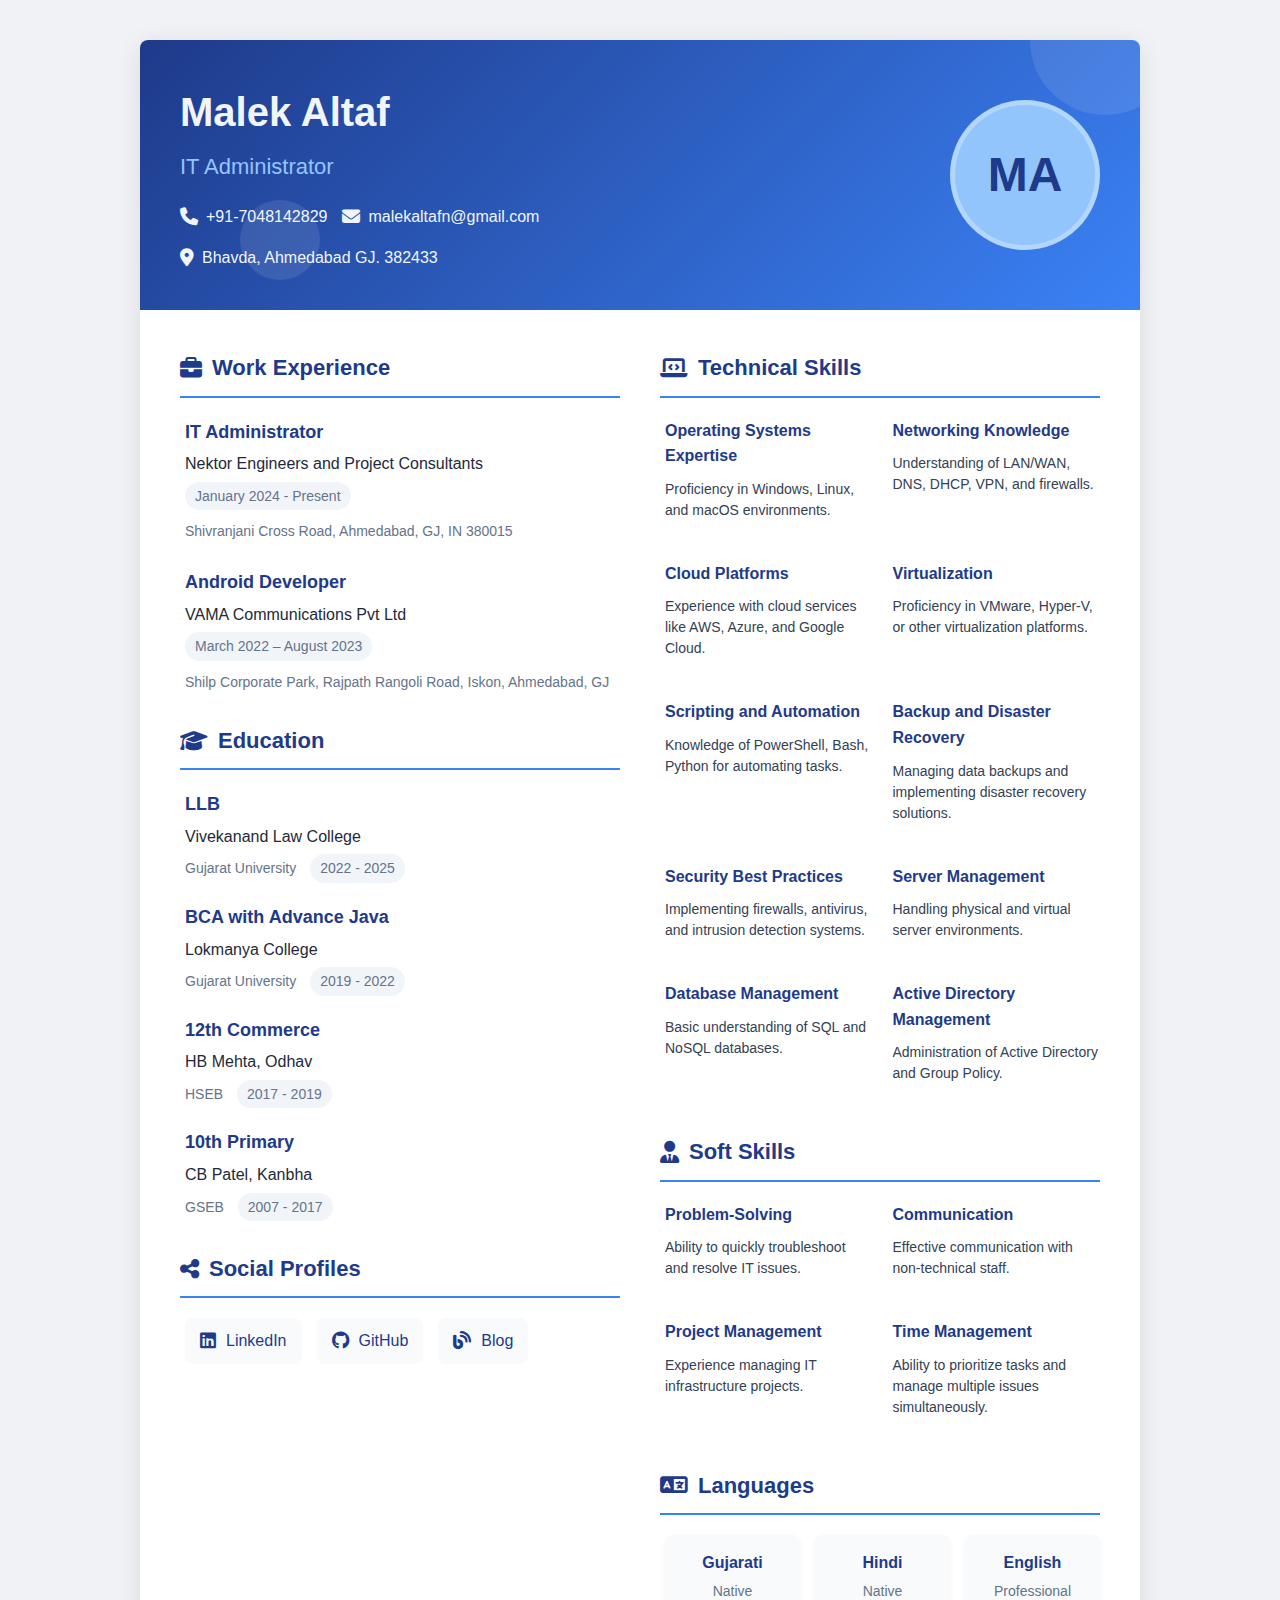
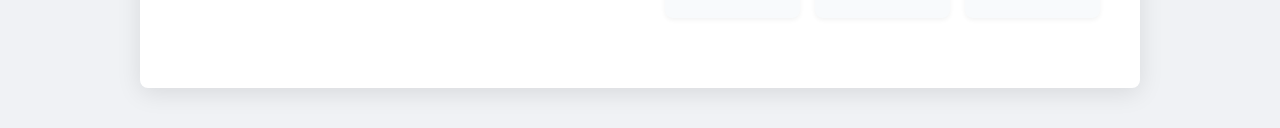
<file: index.html>
<!DOCTYPE html>
<html lang="en">
<head>
    <meta charset="UTF-8">
    <meta name="viewport" content="width=device-width, initial-scale=1.0">
    <title>Altaf Malek - IT Administrator</title>
    <style>
        /* Global Styles */
        :root {
            --primary-color: #1e3a8a;
            --secondary-color: #3b82f6;
            --accent-color: #93c5fd;
            --light-bg: #f8fafc;
            --dark-text: #1e293b;
            --light-text: #f1f5f9;
            --border-radius: 8px;
        }
        
        * {
            margin: 0;
            padding: 0;
            box-sizing: border-box;
            font-family: 'Segoe UI', Tahoma, Geneva, Verdana, sans-serif;
        }
        
        body {
            background-color: #f0f2f5;
            color: var(--dark-text);
            line-height: 1.6;
        }
        
        .container {
            max-width: 1000px;
            margin: 40px auto;
            background: white;
            box-shadow: 0 5px 25px rgba(0, 0, 0, 0.1);
            border-radius: var(--border-radius);
            overflow: hidden;
        }
        
        /* Header Styles */
        header {
            background: linear-gradient(135deg, var(--primary-color), var(--secondary-color));
            color: var(--light-text);
            padding: 40px;
            position: relative;
            overflow: hidden;
        }
        
        .header-content {
            position: relative;
            z-index: 2;
            display: flex;
            align-items: center;
            justify-content: space-between;
        }
        
        .profile-info {
            flex: 2;
        }
        
        .profile-picture {
            flex: 1;
            text-align: right;
            margin-left: 20px;
        }
        
        .profile-picture .avatar {
            width: 150px;
            height: 150px;
            border-radius: 50%;
            background-color: var(--accent-color);
            display: flex;
            align-items: center;
            justify-content: center;
            font-size: 48px;
            font-weight: bold;
            color: var(--primary-color);
            margin-left: auto;
            border: 5px solid rgba(255, 255, 255, 0.3);
        }
        
        .name {
            font-size: 40px;
            font-weight: 700;
            margin-bottom: 5px;
        }
        
        .title {
            font-size: 22px;
            font-weight: 500;
            margin-bottom: 20px;
            color: var(--accent-color);
        }
        
        .contact-info {
            display: flex;
            flex-wrap: wrap;
            gap: 15px;
            margin-top: 20px;
        }
        
        .contact-item {
            display: flex;
            align-items: center;
            gap: 8px;
        }
        
        .contact-item i {
            font-size: 18px;
        }
        
        /* Main Content Styles */
        main {
            padding: 40px;
            display: grid;
            grid-template-columns: 1fr 1fr;
            gap: 40px;
        }
        
        section {
            margin-bottom: 30px;
        }
        
        .section-title {
            font-size: 22px;
            font-weight: 600;
            margin-bottom: 20px;
            padding-bottom: 10px;
            border-bottom: 2px solid var(--secondary-color);
            color: var(--primary-color);
            display: flex;
            align-items: center;
            gap: 10px;
        }
        
        .section-content {
            padding-left: 5px;
        }
        
        /* Experience Styles */
        .experience-item {
            margin-bottom: 25px;
            position: relative;
        }
        
        .experience-title {
            font-size: 18px;
            font-weight: 600;
            margin-bottom: 5px;
            color: var(--primary-color);
        }
        
        .experience-company {
            font-size: 16px;
            margin-bottom: 5px;
        }
        
        .experience-duration {
            font-size: 14px;
            color: #64748b;
            margin-bottom: 10px;
            display: inline-block;
            padding: 3px 10px;
            background-color: #f1f5f9;
            border-radius: 20px;
        }
        
        .experience-location {
            font-size: 14px;
            color: #64748b;
            margin-bottom: 10px;
        }
        
        /* Education Styles */
        .education-item {
            margin-bottom: 20px;
        }
        
        .education-degree {
            font-size: 18px;
            font-weight: 600;
            margin-bottom: 5px;
            color: var(--primary-color);
        }
        
        .education-school {
            font-size: 16px;
            margin-bottom: 5px;
        }
        
        .education-board {
            font-size: 14px;
            color: #64748b;
        }
        
        .education-duration {
            font-size: 14px;
            color: #64748b;
            display: inline-block;
            padding: 3px 10px;
            background-color: #f1f5f9;
            border-radius: 20px;
            margin-left: 10px;
        }
        
        /* Skills Styles */
        .skills-container {
            display: grid;
            grid-template-columns: repeat(2, 1fr);
            gap: 20px;
        }
        
        .skill-category {
            margin-bottom: 20px;
        }
        
        .skill-title {
            font-size: 16px;
            font-weight: 600;
            margin-bottom: 10px;
            color: var(--primary-color);
        }
        
        .skill-description {
            font-size: 14px;
            color: #334155;
            line-height: 1.5;
        }
        
        /* Language Skills */
        .language-skills {
            display: grid;
            grid-template-columns: repeat(3, 1fr);
            gap: 15px;
        }
        
        .language-item {
            text-align: center;
            padding: 15px;
            background-color: var(--light-bg);
            border-radius: var(--border-radius);
            box-shadow: 0 2px 5px rgba(0, 0, 0, 0.05);
        }
        
        .language-name {
            font-weight: 600;
            margin-bottom: 5px;
            color: var(--primary-color);
        }
        
        .language-level {
            font-size: 14px;
            color: #64748b;
        }
        
        /* Social Profiles */
        .social-profiles {
            display: flex;
            flex-wrap: wrap;
            gap: 15px;
        }
        
        .social-item {
            display: flex;
            align-items: center;
            padding: 10px 15px;
            background-color: var(--light-bg);
            border-radius: var(--border-radius);
            transition: all 0.3s ease;
            text-decoration: none;
            color: var(--primary-color);
        }
        
        .social-item:hover {
            background-color: var(--secondary-color);
            color: white;
        }
        
        .social-icon {
            margin-right: 10px;
            font-size: 18px;
        }
        
        /* Media Queries */
        @media (max-width: 768px) {
            .header-content {
                flex-direction: column;
                text-align: center;
            }
            
            .profile-picture {
                margin: 0 auto 20px;
            }
            
            .profile-picture .avatar {
                margin: 0 auto;
            }
            
            main {
                grid-template-columns: 1fr;
                padding: 30px 20px;
            }
            
            .skills-container {
                grid-template-columns: 1fr;
            }
            
            .language-skills {
                grid-template-columns: 1fr;
            }
        }
        
        /* Fancy background elements */
        .bg-shapes {
            position: absolute;
            top: 0;
            left: 0;
            width: 100%;
            height: 100%;
            overflow: hidden;
            z-index: 1;
        }
        
        .shape {
            position: absolute;
            background-color: rgba(255, 255, 255, 0.1);
            border-radius: 50%;
        }
        
        .shape-1 {
            width: 150px;
            height: 150px;
            top: -75px;
            right: -40px;
        }
        
        .shape-2 {
            width: 80px;
            height: 80px;
            bottom: 30px;
            left: 10%;
        }
        
        .shape-3 {
            width: 200px;
            height: 200px;
            bottom: -100px;
            right: 20%;
            opacity: 0.05;
        }
    </style>
    <link rel="stylesheet" href="https://cdnjs.cloudflare.com/ajax/libs/font-awesome/6.4.2/css/all.min.css">
</head>
<body>
    <div class="container">
        <header>
            <div class="bg-shapes">
                <div class="shape shape-1"></div>
                <div class="shape shape-2"></div>
                <div class="shape shape-3"></div>
            </div>
            <div class="header-content">
                <div class="profile-info">
                    <h1 class="name">Malek Altaf</h1>
                    <h2 class="title">IT Administrator</h2>
                    <div class="contact-info">
                        <div class="contact-item">
                            <i class="fas fa-phone"></i>
                            <span>+91-7048142829</span>
                        </div>
                        <div class="contact-item">
                            <i class="fas fa-envelope"></i>
                            <span>malekaltafn@gmail.com</span>
                        </div>
                        <div class="contact-item">
                            <i class="fas fa-map-marker-alt"></i>
                            <span>Bhavda, Ahmedabad GJ. 382433</span>
                        </div>
                    </div>
                </div>
                <div class="profile-picture">
                    <div class="avatar">MA</div>
                </div>
            </div>
        </header>

        <main>
            <div class="left-column">
                <section class="experience">
                    <h3 class="section-title"><i class="fas fa-briefcase"></i> Work Experience</h3>
                    <div class="section-content">
                        <div class="experience-item">
                            <h4 class="experience-title">IT Administrator</h4>
                            <p class="experience-company">Nektor Engineers and Project Consultants</p>
                            <span class="experience-duration">January 2024 - Present</span>
                            <p class="experience-location">Shivranjani Cross Road, Ahmedabad, GJ, IN 380015</p>
                        </div>
                        <div class="experience-item">
                            <h4 class="experience-title">Android Developer</h4>
                            <p class="experience-company">VAMA Communications Pvt Ltd</p>
                            <span class="experience-duration">March 2022 – August 2023</span>
                            <p class="experience-location">Shilp Corporate Park, Rajpath Rangoli Road, Iskon, Ahmedabad, GJ</p>
                        </div>
                    </div>
                </section>

                <section class="education">
                    <h3 class="section-title"><i class="fas fa-graduation-cap"></i> Education</h3>
                    <div class="section-content">
                        <div class="education-item">
                            <h4 class="education-degree">LLB</h4>
                            <p class="education-school">Vivekanand Law College</p>
                            <p class="education-board">Gujarat University <span class="education-duration">2022 - 2025</span></p>
                        </div>
                        <div class="education-item">
                            <h4 class="education-degree">BCA with Advance Java</h4>
                            <p class="education-school">Lokmanya College</p>
                            <p class="education-board">Gujarat University <span class="education-duration">2019 - 2022</span></p>
                        </div>
                        <div class="education-item">
                            <h4 class="education-degree">12th Commerce</h4>
                            <p class="education-school">HB Mehta, Odhav</p>
                            <p class="education-board">HSEB <span class="education-duration">2017 - 2019</span></p>
                        </div>
                        <div class="education-item">
                            <h4 class="education-degree">10th Primary</h4>
                            <p class="education-school">CB Patel, Kanbha</p>
                            <p class="education-board">GSEB <span class="education-duration">2007 - 2017</span></p>
                        </div>
                    </div>
                </section>

                <section class="social-profiles-section">
                    <h3 class="section-title"><i class="fas fa-share-alt"></i> Social Profiles</h3>
                    <div class="section-content">
                        <div class="social-profiles">
                            <a href="https://www.linkedin.com/in/malekaltaf" class="social-item">
                                <i class="fab fa-linkedin social-icon"></i>
                                <span>LinkedIn</span>
                            </a>
                            <a href="https://www.github.com/malekaltaf" class="social-item">
                                <i class="fab fa-github social-icon"></i>
                                <span>GitHub</span>
                            </a>
                            <a href="https://www.malekaltaf.blogspot.com" class="social-item">
                                <i class="fas fa-blog social-icon"></i>
                                <span>Blog</span>
                            </a>
                        </div>
                    </div>
                </section>
            </div>

            <div class="right-column">
                <section class="technical-skills">
                    <h3 class="section-title"><i class="fas fa-laptop-code"></i> Technical Skills</h3>
                    <div class="section-content">
                        <div class="skills-container">
                            <div class="skill-category">
                                <h4 class="skill-title">Operating Systems Expertise</h4>
                                <p class="skill-description">Proficiency in Windows, Linux, and macOS environments.</p>
                            </div>
                            <div class="skill-category">
                                <h4 class="skill-title">Networking Knowledge</h4>
                                <p class="skill-description">Understanding of LAN/WAN, DNS, DHCP, VPN, and firewalls.</p>
                            </div>
                            <div class="skill-category">
                                <h4 class="skill-title">Cloud Platforms</h4>
                                <p class="skill-description">Experience with cloud services like AWS, Azure, and Google Cloud.</p>
                            </div>
                            <div class="skill-category">
                                <h4 class="skill-title">Virtualization</h4>
                                <p class="skill-description">Proficiency in VMware, Hyper-V, or other virtualization platforms.</p>
                            </div>
                            <div class="skill-category">
                                <h4 class="skill-title">Scripting and Automation</h4>
                                <p class="skill-description">Knowledge of PowerShell, Bash, Python for automating tasks.</p>
                            </div>
                            <div class="skill-category">
                                <h4 class="skill-title">Backup and Disaster Recovery</h4>
                                <p class="skill-description">Managing data backups and implementing disaster recovery solutions.</p>
                            </div>
                            <div class="skill-category">
                                <h4 class="skill-title">Security Best Practices</h4>
                                <p class="skill-description">Implementing firewalls, antivirus, and intrusion detection systems.</p>
                            </div>
                            <div class="skill-category">
                                <h4 class="skill-title">Server Management</h4>
                                <p class="skill-description">Handling physical and virtual server environments.</p>
                            </div>
                            <div class="skill-category">
                                <h4 class="skill-title">Database Management</h4>
                                <p class="skill-description">Basic understanding of SQL and NoSQL databases.</p>
                            </div>
                            <div class="skill-category">
                                <h4 class="skill-title">Active Directory Management</h4>
                                <p class="skill-description">Administration of Active Directory and Group Policy.</p>
                            </div>
                        </div>
                    </div>
                </section>

                <section class="soft-skills">
                    <h3 class="section-title"><i class="fas fa-user-tie"></i> Soft Skills</h3>
                    <div class="section-content">
                        <div class="skills-container">
                            <div class="skill-category">
                                <h4 class="skill-title">Problem-Solving</h4>
                                <p class="skill-description">Ability to quickly troubleshoot and resolve IT issues.</p>
                            </div>
                            <div class="skill-category">
                                <h4 class="skill-title">Communication</h4>
                                <p class="skill-description">Effective communication with non-technical staff.</p>
                            </div>
                            <div class="skill-category">
                                <h4 class="skill-title">Project Management</h4>
                                <p class="skill-description">Experience managing IT infrastructure projects.</p>
                            </div>
                            <div class="skill-category">
                                <h4 class="skill-title">Time Management</h4>
                                <p class="skill-description">Ability to prioritize tasks and manage multiple issues simultaneously.</p>
                            </div>
                        </div>
                    </div>
                </section>

                <section class="languages">
                    <h3 class="section-title"><i class="fas fa-language"></i> Languages</h3>
                    <div class="section-content">
                        <div class="language-skills">
                            <div class="language-item">
                                <h4 class="language-name">Gujarati</h4>
                                <p class="language-level">Native</p>
                            </div>
                            <div class="language-item">
                                <h4 class="language-name">Hindi</h4>
                                <p class="language-level">Native</p>
                            </div>
                            <div class="language-item">
                                <h4 class="language-name">English</h4>
                                <p class="language-level">Professional</p>
                            </div>
                        </div>
                    </div>
                </section>
            </div>
        </main>
    </div>
</body>
</html>
</file>
